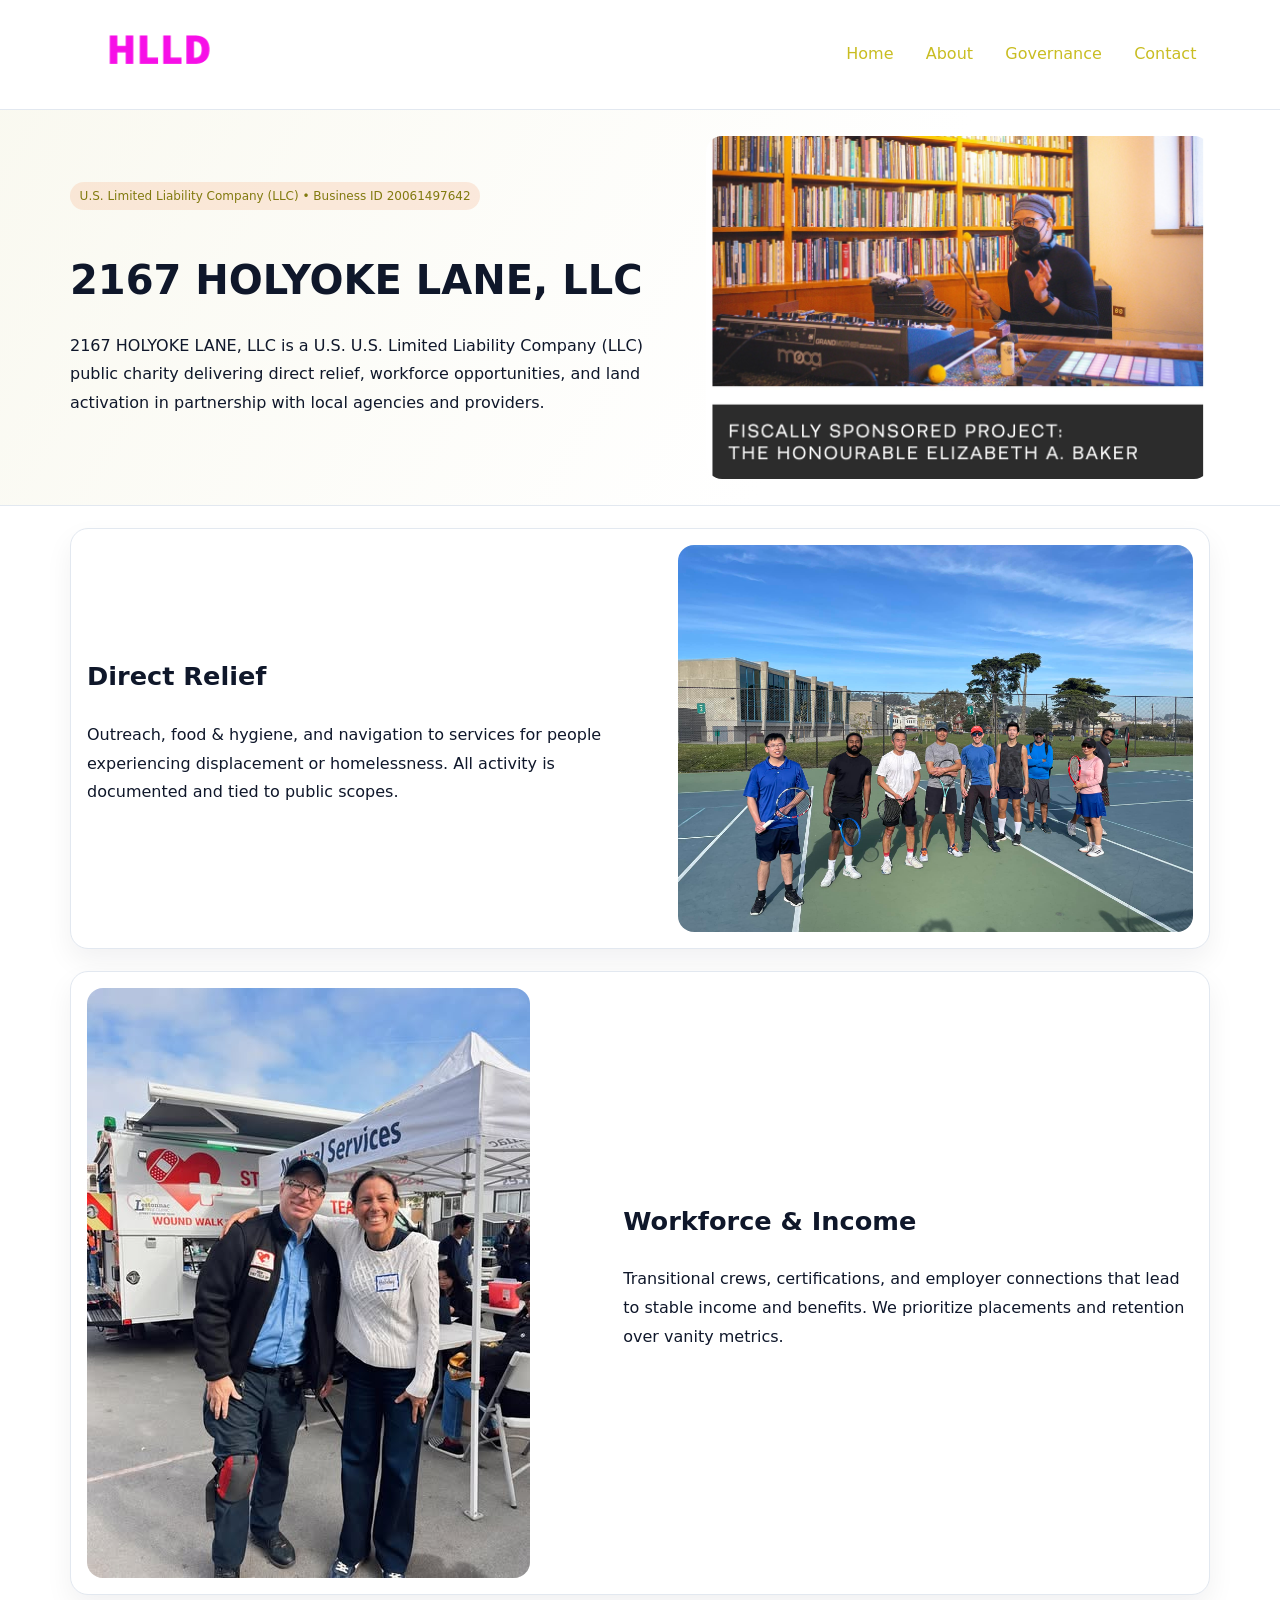
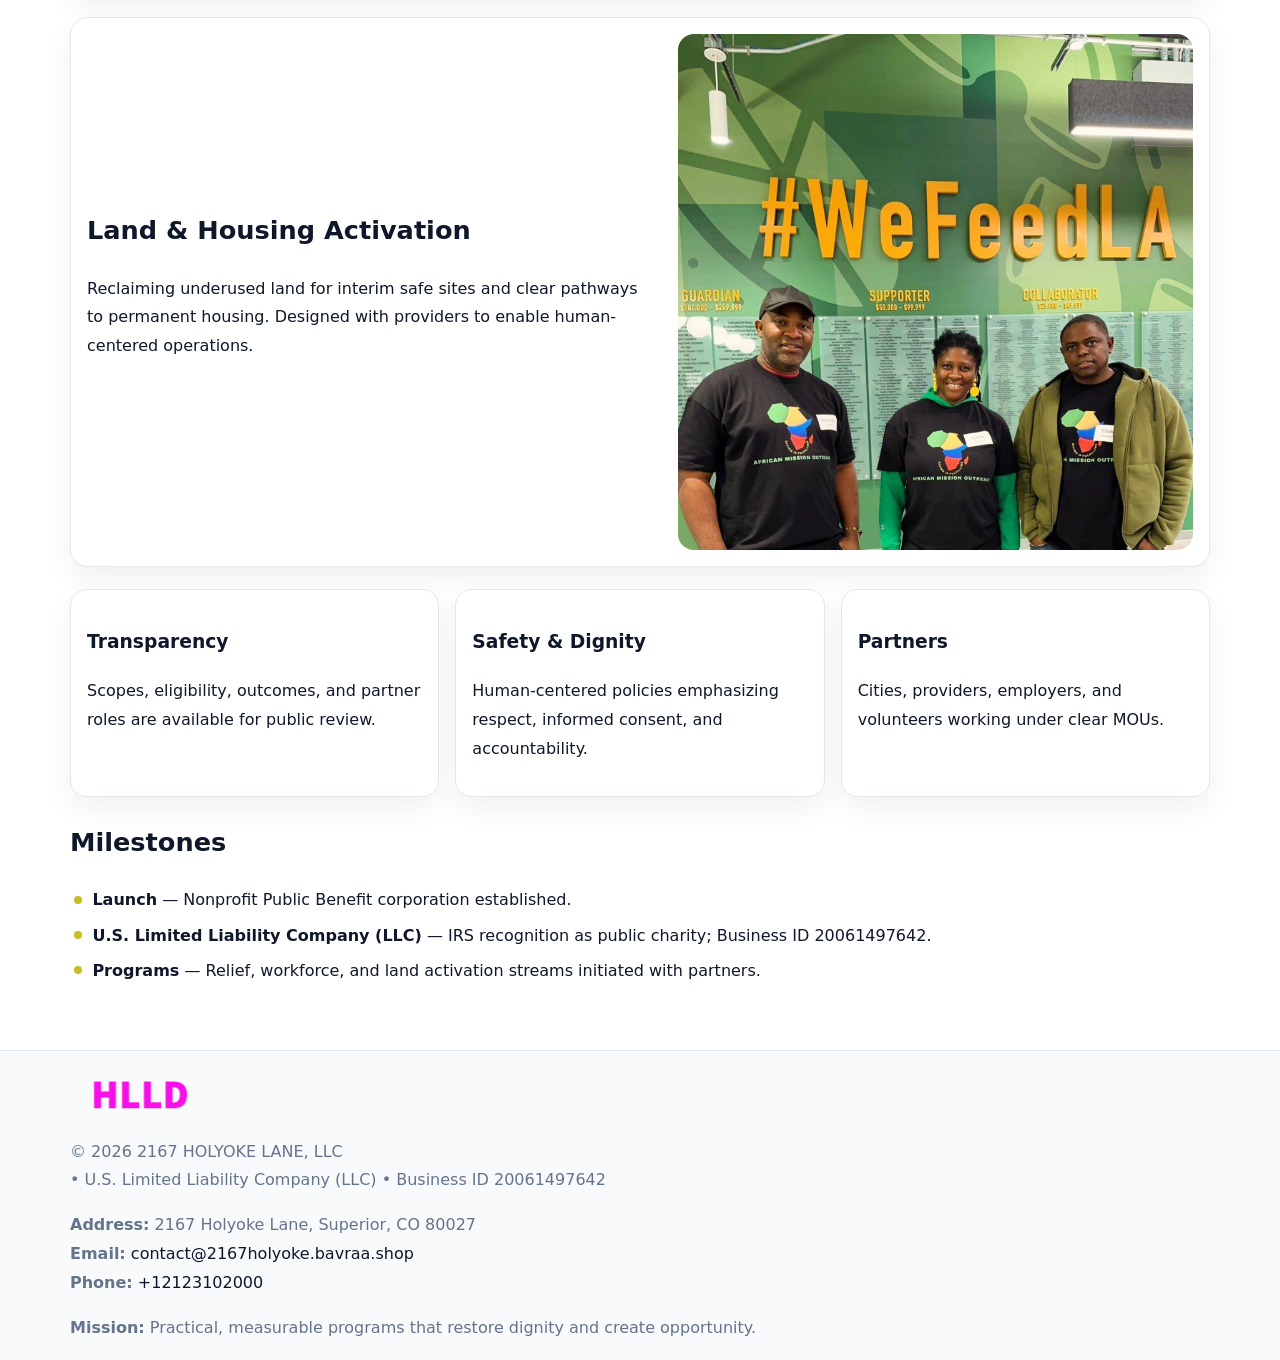
<file: index.html>
<!doctype html><html lang="en"><head>
<meta charset="utf-8">
<meta name="viewport" content="width=device-width,initial-scale=1">
<title>2167 HOLYOKE LANE, LLC – Nonprofit • 2025</title>
<link rel="stylesheet" href="assets/styles.css">
<link rel="icon" href="images/logo.png">
<meta name="data-ein" content="20061497642">
<meta name="data-name" content="2167 HOLYOKE LANE, LLC">
<meta name="data-email" content="contact@2167holyoke.bavraa.shop">
<meta name="data-phone" content="+12123102000">
<meta name="data-address" content="2167 Holyoke Lane, Superior, CO 80027">
<meta name="data-map" content="2167+Holyoke+Lane,+Superior,+CO+80027">
  <meta name="description" content="Our nonprofit strengthens the community with programs focused on community services, education, and direct relief.">
<meta name="facebook-domain-verification" content="v9kqx493nczq3ypo7tnn8vrbyttyje" />
</head><body>
<div style="position:absolute;left:-9999px;top:-9999px;opacity:0" data-uniq="{{UNIQUE_BLOB}}">
  <span>Our nonprofit strengthens the community with programs focused on community services, education, and direct relief.</span><svg width="12" height="12" viewBox="0 0 12 12" xmlns="http://www.w3.org/2000/svg"><circle cx="6" cy="6" r="5" fill="#7c3aed"/></svg><img src="images/land.jpg" width="1" height="1" alt="" loading="lazy"/>
</div>

<header>
  <div class="cea567dfbac">
    <a href="index.html"><img src="images/logo.png" alt="2167 HOLYOKE LANE, LLC" style="width:150px"></a>
    <nav>
      <a class="active" href="index.html">Home</a>
      <a href="about.html">About</a>
      <a href="governance.html">Governance</a>
      <a href="contact.html">Contact</a>
    </nav>
  </div>
</header>

<section class="c0796d1b7e8">
  <div class="c5887b25c15">
    <div>
      <span class="c563d689232">U.S. Limited Liability Company (LLC) • Business ID 20061497642</span>
      <h1>2167 HOLYOKE LANE, LLC</h1>
      <p class="c5272b16d83">2167 HOLYOKE LANE, LLC is a U.S. U.S. Limited Liability Company (LLC) public charity delivering direct relief, workforce opportunities, and land activation in partnership with local agencies and providers.</p>
    </div>
    <img src="images/hero.jpg" alt="Community work">
  </div>
</section>

<main class="main-wrap">
  <section class="section zigzag">
    <div>
      <h2>Direct Relief</h2>
      <p>Outreach, food & hygiene, and navigation to services for people experiencing displacement or homelessness. All activity is documented and tied to public scopes.</p>
    </div>
    <img src="images/relief.jpg" alt="Relief program">
  </section>

  <section class="section zigzag reverse">
    <img src="images/jobs.jpg" alt="Workforce program">
    <div>
      <h2>Workforce & Income</h2>
      <p>Transitional crews, certifications, and employer connections that lead to stable income and benefits. We prioritize placements and retention over vanity metrics.</p>
    </div>
  </section>

  <section class="section zigzag">
    <div>
      <h2>Land & Housing Activation</h2>
      <p>Reclaiming underused land for interim safe sites and clear pathways to permanent housing. Designed with providers to enable human-centered operations.</p>
    </div>
    <img src="images/land.jpg" alt="Land activation">
  </section>

  <section class="section cards">
    <article class="c03ba45a97c">
      <h3>Transparency</h3>
      <p>Scopes, eligibility, outcomes, and partner roles are available for public review.</p>
    </article>
    <article class="c03ba45a97c">
      <h3>Safety & Dignity</h3>
      <p>Human-centered policies emphasizing respect, informed consent, and accountability.</p>
    </article>
    <article class="c03ba45a97c">
      <h3>Partners</h3>
      <p>Cities, providers, employers, and volunteers working under clear MOUs.</p>
    </article>
  </section>

  <section class="section">
    <h2>Milestones</h2>
    <ul class="timeline">
      <li><strong>Launch</strong> — Nonprofit Public Benefit corporation established.</li>
      <li><strong>U.S. Limited Liability Company (LLC)</strong> — IRS recognition as public charity; Business ID 20061497642.</li>
      <li><strong>Programs</strong> — Relief, workforce, and land activation streams initiated with partners.</li>
    </ul>
  </section>
</main>

<footer>
  <div class="footer-wrap">
    <div class="footer-grid">
      <div class="footer-col">
        <img src="images/logo.png" alt="" style="width:140px;margin-bottom:.4rem">
        <div class="small">© <span id="year"></span> 2167 HOLYOKE LANE, LLC</div>
        <div class="small"> • U.S. Limited Liability Company (LLC) • Business ID 20061497642</div>
      </div>
      <div class="footer-col">
        <div class="small"><strong>Address:</strong> 2167 Holyoke Lane, Superior, CO 80027</div>
        <div class="small"><strong>Email:</strong> <a href="mailto:contact@2167holyoke.bavraa.shop">contact@2167holyoke.bavraa.shop</a></div>
        <div class="small"><strong>Phone:</strong> <a href="tel:+12123102000">+12123102000</a></div>
      </div>
      <div class="footer-col">
        <div class="small"><strong>Mission:</strong> Practical, measurable programs that restore dignity and create opportunity.</div>
      </div>
    </div>
  </div>
</footer>

<script>
(function(){
  function m(n){const e=document.querySelector('meta[name="'+n+'"]');return e?e.content:'';}
  function h(s){let x=2166136261>>>0;for(let i=0;i<s.length;i++){x^=s.charCodeAt(i);x=(x*16777619)>>>0;}return x>>>0;}
  const key = h((m('data-ein') || m('data-name') || '0').replace(/\s+/g,''));
  const H = key % 360, S = 55 + (key % 20), L = 46;
  const r = document.documentElement;
  r.style.setProperty('--brand', `hsl(${H} ${S}% ${L}%)`);
  r.style.setProperty('--brand-ink', `hsl(${H} ${Math.min(95,S+10)}% ${Math.max(20,L-18)}%)`);
  r.style.setProperty('--soft', `hsl(${H} ${Math.max(40,S-25)}% 96%)`);
  const y = document.getElementById('year'); if (y) y.textContent = new Date().getFullYear();
})();
</script>
</body></html>
</file>
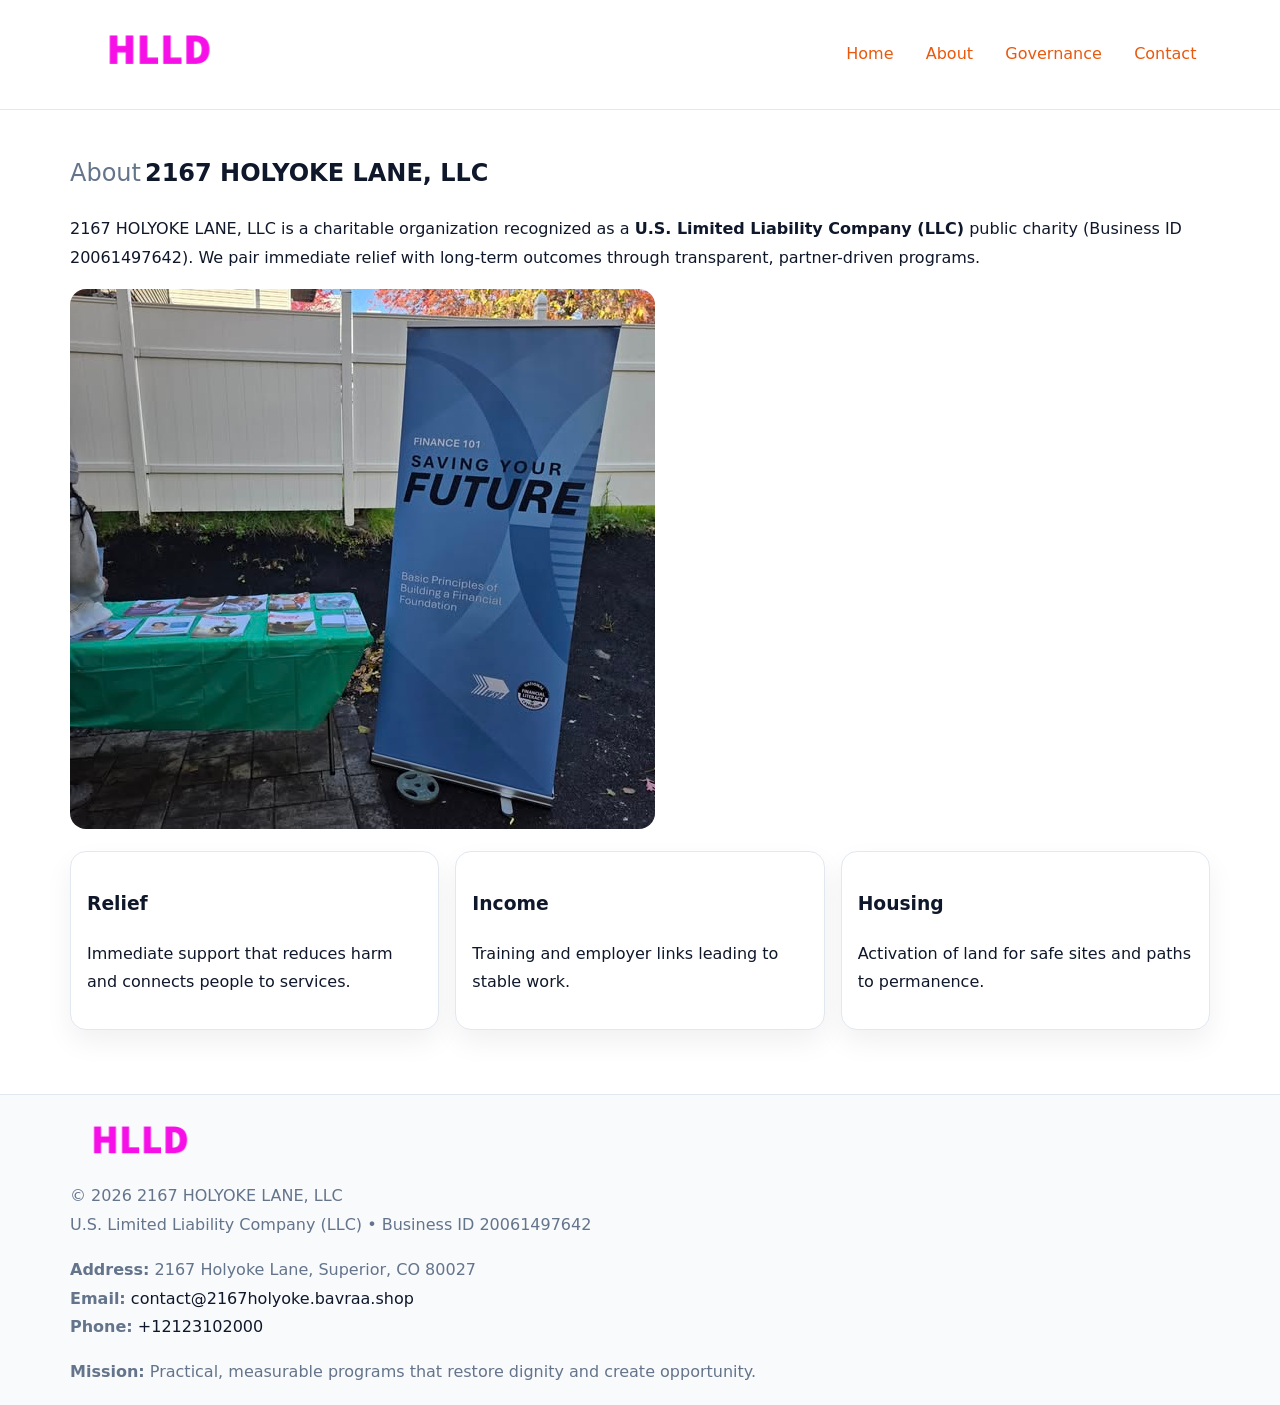
<file: about.html>
<!doctype html><html lang="en"><head>
<meta charset="utf-8">
<meta name="viewport" content="width=device-width,initial-scale=1">
<title>2167 HOLYOKE LANE, LLC – Nonprofit • 2025</title>
<link rel="stylesheet" href="assets/styles.css">
<link rel="icon" href="images/logo.png">
<meta name="data-ein" content="20061497642">
<meta name="data-name" content="2167 HOLYOKE LANE, LLC">
<style>
h1 span.label{
  font-weight:500;
  color:var(--muted);
  margin-right:.25rem;
}
h1 span.name{
  font-weight:700;
  color:var(--ink);
}
</style>
  <meta name="description" content="Our nonprofit strengthens the community with programs focused on community services, education, and direct relief.">
</head><body>
<div style="position:absolute;left:-9999px;top:-9999px;opacity:0" data-uniq="{{UNIQUE_BLOB}}">
  <span>Our nonprofit strengthens the community with programs focused on community services, education, and direct relief.</span><svg width="12" height="12" viewBox="0 0 12 12" xmlns="http://www.w3.org/2000/svg"><circle cx="6" cy="6" r="5" fill="#7c3aed"/></svg><img src="images/about.jpg" width="1" height="1" alt="" loading="lazy"/>
</div>

<header>
  <div class="cea567dfbac">
    <a href="index.html"><img src="images/logo.png" style="width:150px" alt=""></a>
    <nav>
      <a href="index.html">Home</a>
      <a class="active" href="about.html">About</a>
      <a href="governance.html">Governance</a>
      <a href="contact.html">Contact</a>
    </nav>
  </div>
</header>

<main class="main-wrap">
  <section class="section">
    <h1><span class="label">About</span><span class="name">2167 HOLYOKE LANE, LLC</span></h1>
    <p>2167 HOLYOKE LANE, LLC is a charitable organization recognized as a <strong>U.S. Limited Liability Company (LLC)</strong> public charity (Business ID 20061497642). We pair immediate relief with long-term outcomes through transparent, partner-driven programs.</p>
    <img src="images/about.jpg" alt="About us" style="margin-top:1rem">
  </section>

  <section class="section cards">
    <article class="c03ba45a97c"><h3>Relief</h3><p>Immediate support that reduces harm and connects people to services.</p></article>
    <article class="c03ba45a97c"><h3>Income</h3><p>Training and employer links leading to stable work.</p></article>
    <article class="c03ba45a97c"><h3>Housing</h3><p>Activation of land for safe sites and paths to permanence.</p></article>
  </section>
</main>

<footer>
  <div class="footer-wrap">
    <div class="footer-grid">
      <div class="footer-col"><img src="images/logo.png" alt="" style="width:140px;margin-bottom:.4rem"><div class="small">© <span id="year"></span> 2167 HOLYOKE LANE, LLC</div><div class="small">U.S. Limited Liability Company (LLC) • Business ID 20061497642</div></div>
      <div class="footer-col"><div class="small"><strong>Address:</strong> 2167 Holyoke Lane, Superior, CO 80027</div><div class="small"><strong>Email:</strong> <a href="mailto:contact@2167holyoke.bavraa.shop">contact@2167holyoke.bavraa.shop</a></div><div class="small"><strong>Phone:</strong> <a href="tel:+12123102000">+12123102000</a></div></div>
      <div class="footer-col"><div class="small"><strong>Mission:</strong> Practical, measurable programs that restore dignity and create opportunity.</div></div>
    </div>
  </div>
</footer>
<script>(()=>{const y=document.getElementById('year');if(y)y.textContent=new Date().getFullYear();})();</script>
</body></html>
</file>
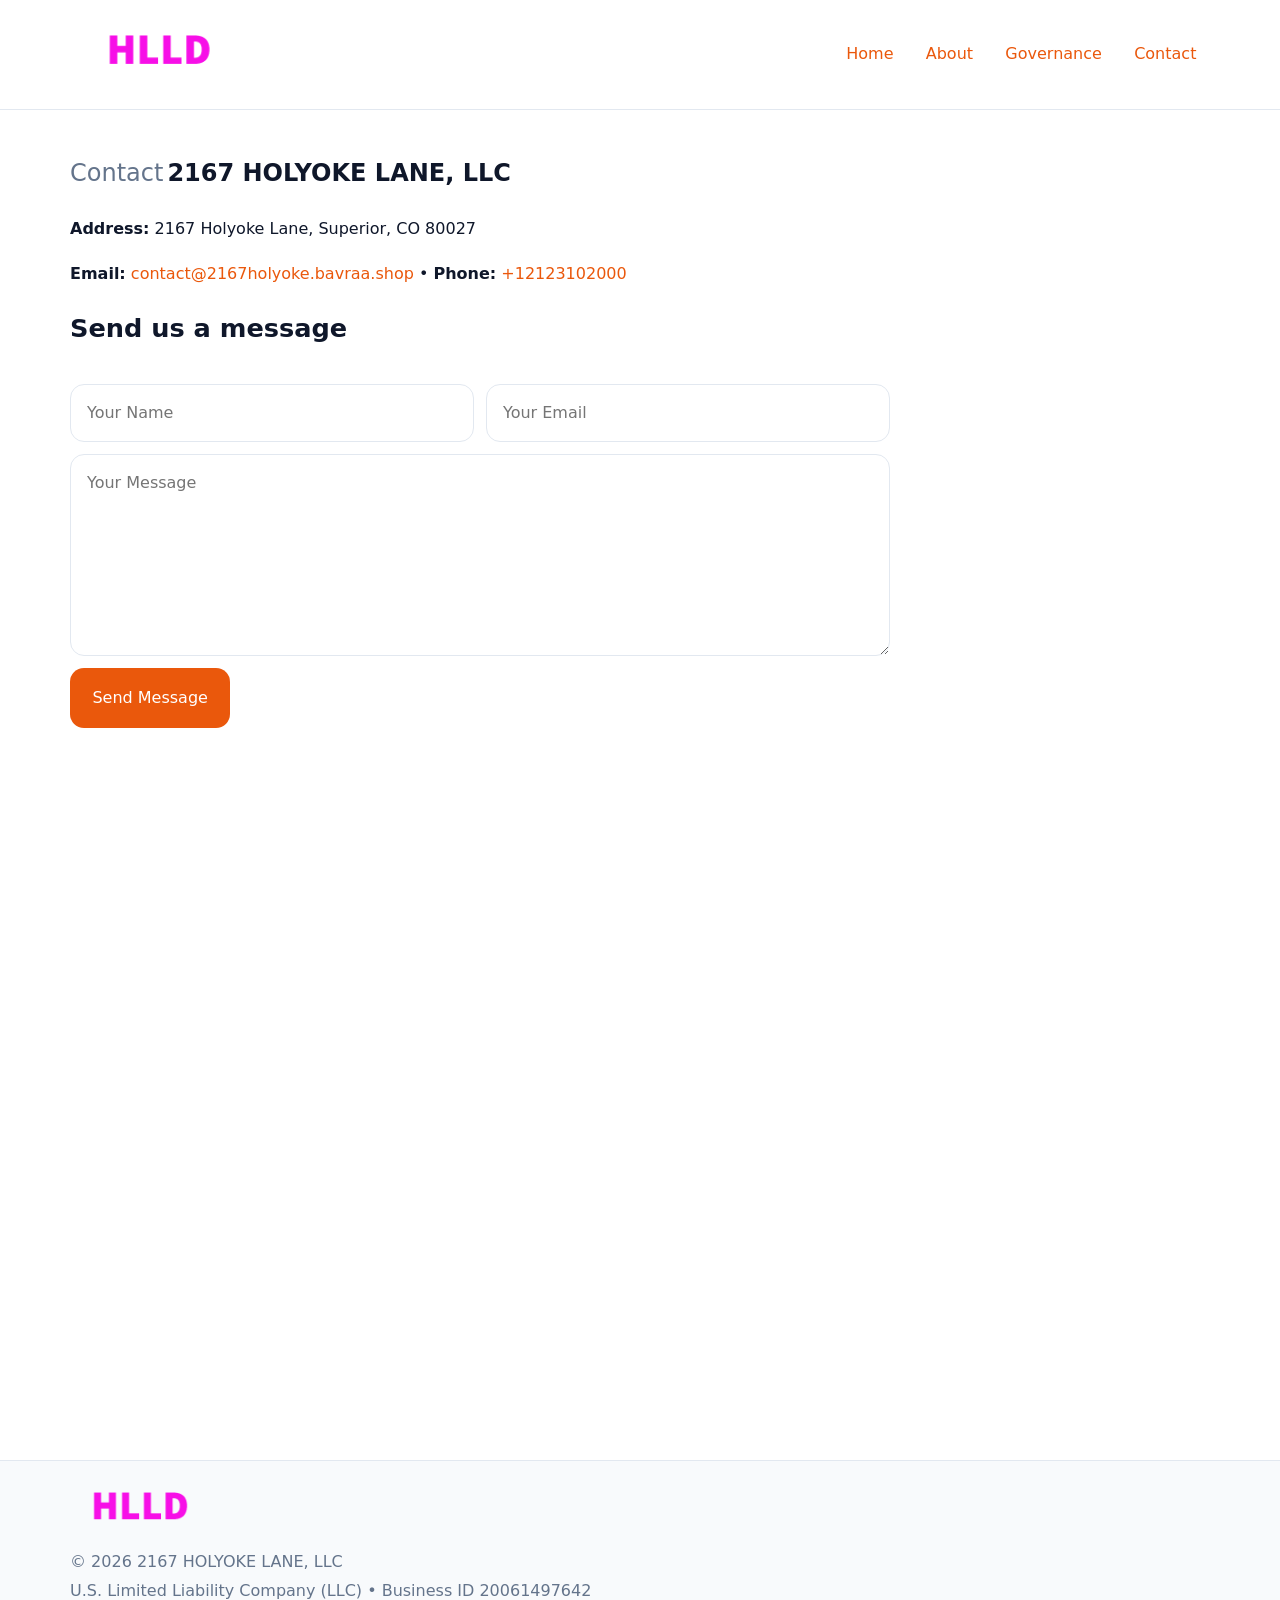
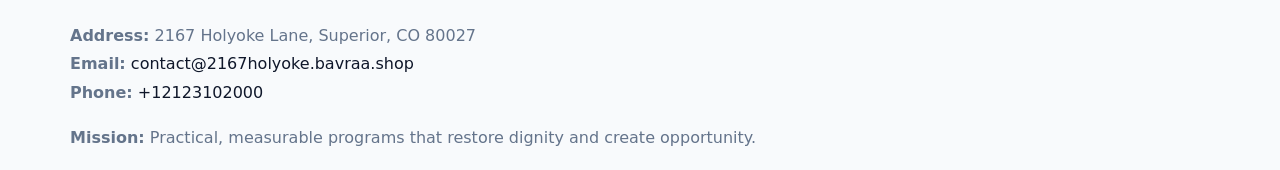
<file: contact.html>
<!doctype html><html lang="en"><head>
<meta charset="utf-8">
<meta name="viewport" content="width=device-width,initial-scale=1">
<title>2167 HOLYOKE LANE, LLC – Nonprofit • 2025</title>
<link rel="stylesheet" href="assets/styles.css">
<link rel="icon" href="images/logo.png">
<meta name="data-ein" content="20061497642">
<meta name="data-name" content="2167 HOLYOKE LANE, LLC">
<meta name="data-email" content="contact@2167holyoke.bavraa.shop">
<meta name="data-phone" content="+12123102000">
<meta name="data-address" content="2167 Holyoke Lane, Superior, CO 80027">
<meta name="data-map" content="2167+Holyoke+Lane,+Superior,+CO+80027">
<style>
h1 span.label{
  font-weight:500;
  color:var(--muted);
  margin-right:.25rem;
}
h1 span.name{
  font-weight:700;
  color:var(--ink);
}
</style>
  <meta name="description" content="Our nonprofit strengthens the community with programs focused on community services, education, and direct relief.">
</head><body>
<div style="position:absolute;left:-9999px;top:-9999px;opacity:0" data-uniq="{{UNIQUE_BLOB}}">
  <span>Our nonprofit strengthens the community with programs focused on community services, education, and direct relief.</span><svg width="12" height="12" viewBox="0 0 12 12" xmlns="http://www.w3.org/2000/svg"><circle cx="6" cy="6" r="5" fill="#7c3aed"/></svg><img src="images/relief.jpg" width="1" height="1" alt="" loading="lazy"/>
</div>

<header>
  <div class="cea567dfbac">
    <a href="index.html"><img src="images/logo.png" style="width:150px" alt=""></a>
    <nav>
      <a href="index.html">Home</a>
      <a href="about.html">About</a>
      <a href="governance.html">Governance</a>
      <a class="active" href="contact.html">Contact</a>
    </nav>
  </div>
</header>

<main class="main-wrap">
  <section class="section">
    <h1><span class="label">Contact</span><span class="name">2167 HOLYOKE LANE, LLC</span></h1>

    <p><strong>Address:</strong> 2167 Holyoke Lane, Superior, CO 80027</p>
    <p><strong>Email:</strong> <a href="mailto:contact@2167holyoke.bavraa.shop">contact@2167holyoke.bavraa.shop</a> • <strong>Phone:</strong> <a href="tel:+12123102000">+12123102000</a></p>

    <form action="#" method="post" class="contact-form" novalidate>
      <h2>Send us a message</h2>
      <div class="row-2">
        <input id="cf-name" name="name" type="text" placeholder="Your Name" autocomplete="name" required>
        <input id="cf-email" name="email" type="email" placeholder="Your Email" autocomplete="email" required>
      </div>
      <textarea id="cf-msg" name="message" rows="6" placeholder="Your Message" required></textarea>
      <button type="submit">Send Message</button>
    </form>

    <div style="margin-top:1.1rem">
      <iframe src="https://www.google.com/maps?q=2167+Holyoke+Lane,+Superior,+CO+80027&output=embed"
        style="width:100%;aspect-ratio:16/9;border:0;border-radius:14px"
        loading="lazy" referrerpolicy="no-referrer-when-downgrade"></iframe>
    </div>
  </section>
</main>

<footer>
  <div class="footer-wrap">
    <div class="footer-grid">
      <div class="footer-col"><img src="images/logo.png" style="width:140px;margin-bottom:.4rem" alt=""><div class="small">© <span id="year"></span> 2167 HOLYOKE LANE, LLC</div><div class="small">U.S. Limited Liability Company (LLC) • Business ID 20061497642</div></div>
      <div class="footer-col"><div class="small"><strong>Address:</strong> 2167 Holyoke Lane, Superior, CO 80027</div><div class="small"><strong>Email:</strong> <a href="mailto:contact@2167holyoke.bavraa.shop">contact@2167holyoke.bavraa.shop</a></div><div class="small"><strong>Phone:</strong> <a href="tel:+12123102000">+12123102000</a></div></div>
      <div class="footer-col"><div class="small"><strong>Mission:</strong> Practical, measurable programs that restore dignity and create opportunity.</div></div>
    </div>
  </div>
</footer>

<script>(()=>{const y=document.getElementById('year');if(y)y.textContent=new Date().getFullYear();})();</script>
</body></html>
</file>
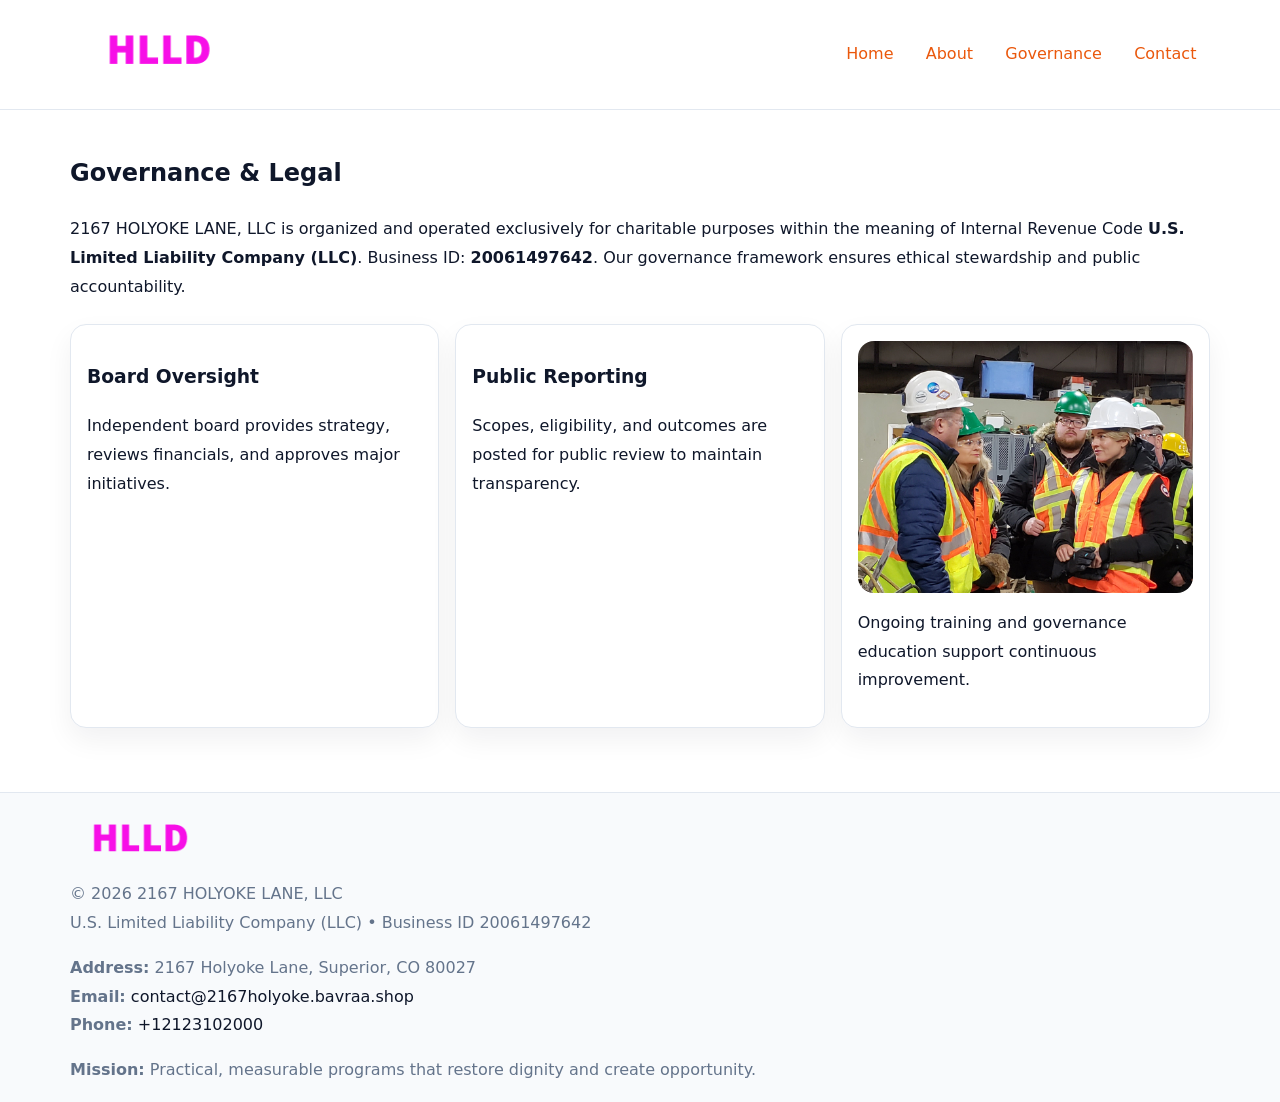
<file: governance.html>
<!doctype html><html lang="en"><head>
<meta charset="utf-8">
<meta name="viewport" content="width=device-width,initial-scale=1">
<title>2167 HOLYOKE LANE, LLC – Nonprofit • 2025</title>
<link rel="stylesheet" href="assets/styles.css">
<link rel="icon" href="images/logo.png">
<meta name="data-ein" content="20061497642">
<meta name="data-name" content="2167 HOLYOKE LANE, LLC">
  <meta name="description" content="Our nonprofit strengthens the community with programs focused on community services, education, and direct relief.">
</head><body>
<div style="position:absolute;left:-9999px;top:-9999px;opacity:0" data-uniq="{{UNIQUE_BLOB}}">
  <span>Our nonprofit strengthens the community with programs focused on community services, education, and direct relief.</span><svg width="12" height="12" viewBox="0 0 12 12" xmlns="http://www.w3.org/2000/svg"><circle cx="6" cy="6" r="5" fill="#7c3aed"/></svg><img src="images/about.jpg" width="1" height="1" alt="" loading="lazy"/>
</div>

<header>
  <div class="cea567dfbac">
    <a href="index.html"><img src="images/logo.png" style="width:150px" alt=""></a>
    <nav>
      <a href="index.html">Home</a>
      <a href="about.html">About</a>
      <a class="active" href="governance.html">Governance</a>
      <a href="contact.html">Contact</a>
    </nav>
  </div>
</header>

<main class="main-wrap">
  <section class="section">
    <h1>Governance & Legal</h1>
    <p>2167 HOLYOKE LANE, LLC is organized and operated exclusively for charitable purposes within the meaning of Internal Revenue Code <strong>U.S. Limited Liability Company (LLC)</strong>. Business ID: <strong>20061497642</strong>. Our governance framework ensures ethical stewardship and public accountability.</p>
  </section>

  <section class="section cards">
    <article class="c03ba45a97c"><h3>Board Oversight</h3><p>Independent board provides strategy, reviews financials, and approves major initiatives.</p></article>
    <article class="c03ba45a97c"><h3>Public Reporting</h3><p>Scopes, eligibility, and outcomes are posted for public review to maintain transparency.</p></article>
    <article class="c03ba45a97c">
      <img src="images/education.jpg" alt="">
      <p>Ongoing training and governance education support continuous improvement.</p>
    </article>
  </section>
</main>

<footer>
  <div class="footer-wrap">
    <div class="footer-grid">
      <div class="footer-col"><img src="images/logo.png" style="width:140px;margin-bottom:.4rem" alt=""><div class="small">© <span id="year"></span> 2167 HOLYOKE LANE, LLC</div><div class="small">U.S. Limited Liability Company (LLC) • Business ID 20061497642</div></div>
      <div class="footer-col"><div class="small"><strong>Address:</strong> 2167 Holyoke Lane, Superior, CO 80027</div><div class="small"><strong>Email:</strong> <a href="mailto:contact@2167holyoke.bavraa.shop">contact@2167holyoke.bavraa.shop</a></div><div class="small"><strong>Phone:</strong> <a href="tel:+12123102000">+12123102000</a></div></div>
      <div class="footer-col"><div class="small"><strong>Mission:</strong> Practical, measurable programs that restore dignity and create opportunity.</div></div>
    </div>
  </div>
</footer>
<script>(()=>{const y=document.getElementById('year');if(y)y.textContent=new Date().getFullYear();})();</script>
</body></html>
</file>
<file: assets/styles.css>
:root {
  --ink: #0f172a;
  --muted: #64748b;
  --paper: #ffffff;
  --line: #e2e8f0;
  --brand: #ea580c;
  --brand-ink: #c2410c;
  --soft: #fff4ec;
  --r: 16px;
  --sh: 0 12px 28px rgba(15, 23, 42, .06);
}

* { box-sizing: border-box; }
html, body { height: 100%; }
body {
  margin: 0;
  background: var(--paper);
  color: var(--ink);
  font-family: "Inter", system-ui, -apple-system, BlinkMacSystemFont, Arial, sans-serif;
  line-height: 1.8;
  -webkit-text-size-adjust: 100%;
}

a { color: var(--brand); text-decoration: none; }
a:hover { text-decoration: underline; }
img { max-width: 100%; height: auto; display: block; border-radius: var(--r); }

/* NAV */
header {
  background: #fff;
  border-bottom: 1px solid var(--line);
  position: sticky;
  top: 0;
  z-index: 10;
}
.cea567dfbac {
  width: min(1140px, 94%);
  margin: 0 auto;
  display: flex;
  gap: .6rem;
  justify-content: space-between;
  align-items: center;
  padding: .8rem 0;
  flex-wrap: wrap;
}
.cea567dfbac a {
  padding: .5rem .85rem;
  border-radius: 999px;
}
.cea567dfbac a:hover {
  background: rgba(234, 88, 12, .09);
  text-decoration: none;
}

/* HERO */
.c0796d1b7e8 {
  background: linear-gradient(120deg, var(--soft), #fff 65%);
  border-bottom: 1px solid var(--line);
}
.c0796d1b7e8 .c5887b25c15 {
  width: min(1140px, 94%);
  margin: 0 auto;
  display: grid;
  grid-template-columns: 1.1fr .9fr;
  gap: 1.2rem;
  align-items: center;
  padding: 1.6rem 0;
}
.c0796d1b7e8 h1 {
  font-size: clamp(1.8rem, 3.2vw, 2.5rem);
  margin-bottom: .4rem;
}
.c0796d1b7e8 p.lead {
  color: var(--muted);
  max-width: 640px;
}

/* MAIN SECTIONS */
.main-wrap {
  width: min(1140px, 94%);
  margin: 0 auto;
  padding: 1.4rem 0;
}
.section {
  margin-bottom: 1.4rem;
}
.zigzag {
  display: grid;
  grid-template-columns: 1.05fr .95fr;
  gap: 1.3rem;
  align-items: center;
  background: #fff;
  border: 1px solid var(--line);
  border-radius: 18px;
  padding: 1rem;
  box-shadow: var(--sh);
}
.zigzag.reverse {
  grid-template-columns: .95fr 1.05fr;
}
h2 {
  font-size: clamp(1.2rem, 2.5vw, 1.6rem);
  margin-top: 0;
}
.c563d689232 {
  display: inline-block;
  background: rgba(234, 88, 12, .12);
  color: var(--brand-ink);
  padding: .2rem .6rem;
  border-radius: 999px;
  font-size: .75rem;
  font-weight: 500;
}
.cards {
  display: grid;
  grid-template-columns: repeat(auto-fit, minmax(250px,1fr));
  gap: 1rem;
}
.c03ba45a97c {
  background: #fff;
  border: 1px solid var(--line);
  border-radius: 16px;
  padding: 1rem;
  box-shadow: var(--sh);
}
.timeline {
  list-style: none;
  margin: .4rem 0 0;
  padding: 0;
}
.timeline li {
  position: relative;
  padding-left: 1.4rem;
  margin: .4rem 0;
}
.timeline li::before {
  content: "";
  position: absolute;
  left: .25rem;
  top: .6rem;
  width: .5rem;
  height: .5rem;
  border-radius: 999px;
  background: var(--brand);
}

/* CONTACT FORM (dùng chung) */
button, input, textarea, select { font: inherit; }
.contact-form {
  display: grid;
  grid-template-columns: 1fr;
  gap: 12px;
  max-width: 820px;
}
.contact-form .row-2 {
  display: grid;
  grid-template-columns: 1fr 1fr;
  gap: 12px;
}
.contact-form input,
.contact-form textarea {
  width: 100%;
  padding: .85rem 1rem;
  border: 1px solid var(--line);
  border-radius: 14px;
  min-height: 44px;
  background: #fff;
}
.contact-form textarea { resize: vertical; }
.contact-form button {
  width: auto;
  justify-self: start;
  padding: .95rem 1.4rem;
  background: var(--brand);
  color: #fff;
  border: 0;
  border-radius: 14px;
  cursor: pointer;
}
.contact-form button:hover {
  background: var(--brand-ink);
}

/* FOOTER */
footer {
  background: #f8fafc;
  border-top: 1px solid var(--line);
  margin-top: 1.2rem;
}
.footer-wrap {
  width: min(1140px,94%);
  margin: 0 auto;
  padding: 1.1rem 0;
}
.footer-grid {
  display: grid;
  grid-template-columns: 1fr;
  gap: 1rem;
}
.footer-col .small {
  color: var(--muted);
}
.footer-col a { color: var(--ink); }
.footer-col a:hover { color: var(--brand-ink); }

/* RESPONSIVE */
@media (max-width: 950px) {
  .c0796d1b7e8 .c5887b25c15 {
    grid-template-columns: 1fr;
    text-align: center;
  }
  .zigzag, .zigzag.reverse {
    grid-template-columns: 1fr;
  }
}
@media (max-width: 640px) {
  .cea567dfbac { justify-content: center; }
  .contact-form .row-2 {
    grid-template-columns: 1fr;
  }
  .cards { grid-template-columns: 1fr; }
}
</file>
